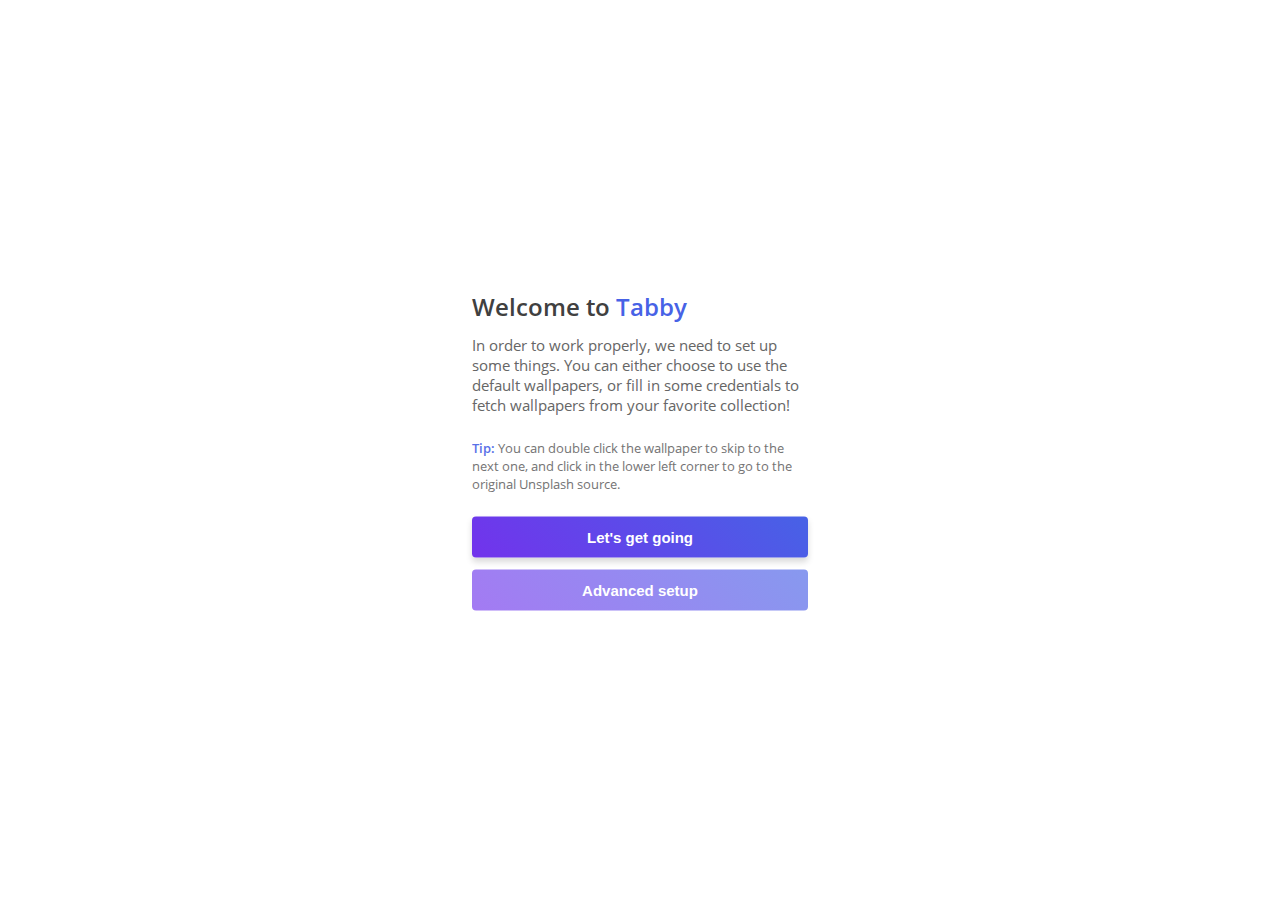
<file: src/index.html>
<!DOCTYPE html>
<html lang="en">
<head>
	<link href="styles/style.css" rel="stylesheet" type="text/css">
	<title>Tabby</title>
</head>
<body>
<div id="background-overlay" class="radial-gradient-effect-black"></div>
<div id="image-background-overlay" class="radial-gradient-effect-black"></div>
<div id="thumbnail-background-overlay" class="radial-gradient-effect-black"></div>

<div id="time-and-date">
	<p id="time"></p>
	<p id="date"></p>
</div>

<p id="link">Source on Unsplash</p>

<div class="hidden" id="dialog-overlay"></div>
<div class="hidden" id="dialog">
	<h1>Welcome to <b>Tabby</b></h1>
	<!-- <p>Tabby is a minimalistic new tab page packed with time, date and a refreshing new wallpaper every minute.</p>-->
	<p>In order to work properly, we need to set up some things. You can either choose to use the default wallpapers, or
		fill in some credentials to fetch wallpapers from your favorite collection!</p>

	<p class="smaller-text"><b>Tip:</b> You can double click the wallpaper to skip to the next one, and click in the lower left corner to go to the original Unsplash source.</p>

	<div class="actions">
		<button class="button" id="use-default-wallpaper">Let's get going</button>
	</div>

	<div class="actions">
		<button class="button alternative" id="use-custom-wallpaper">Advanced setup</button>
	</div>

	<div id="setup-unsplash">
		<p>We need to set-up two things: a collection - which will be used to get images from and an API key to request
			them- and an Access API key which can be requested on <a href="https://unsplash.com/developers">Unsplash</a>.
		</p>
		<label for="collection-id">Unsplash collection ID</label>
		<input id="collection-id" placeholder="Collection ID or URL" spellcheck="false" type="text">
		<label for="api-key">Unsplash Access Key <a target="_blank" href="https://unsplash.com/oauth/applications">(get
			key)</a></label>
		<input id="api-key" placeholder="API key" spellcheck="false" type="text">

		<div class="actions">
			<button class="button" id="get-started">Get Started</button>
		</div>
	</div>
</div>

<script src="resources/wallpapers.js"></script>
<script src="libraries/tinycolorextractor.js"></script>
<script src="scripts/index.js"></script>
</body>
</html>
</file>
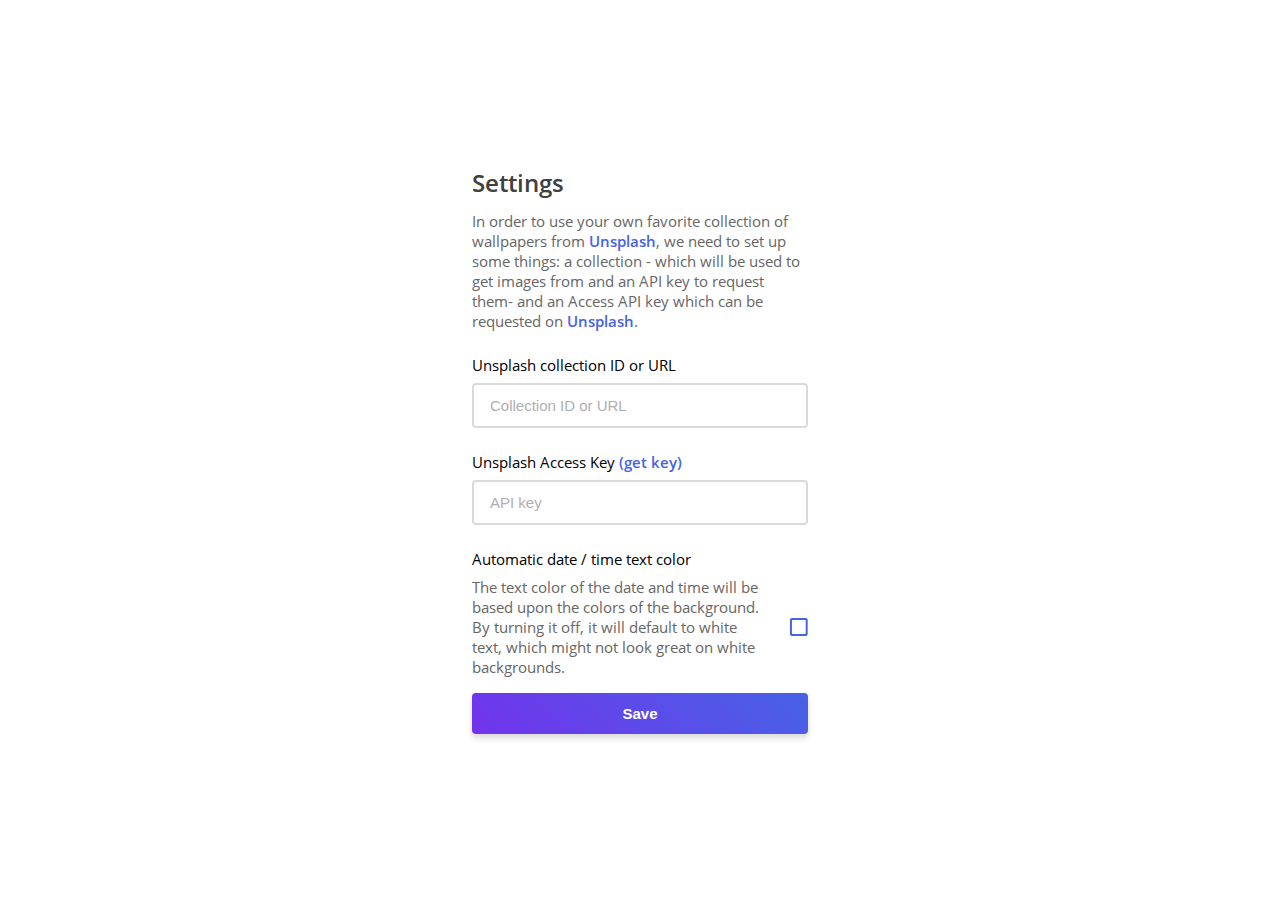
<file: src/options.html>
<!DOCTYPE html>
<html lang="en">
<head>
	<link href="styles/style.css" rel="stylesheet" type="text/css">
	<title>Options</title>
</head>
<body>
<div id="background-overlay" class="radial-gradient-effect-black"></div>
<div id="dialog">
	<div id="settings">
		<h1>Settings</h1>
		<p>In order to use your own favorite collection of wallpapers from <a href="https://unsplash.com">Unsplash</a>, we need to set up some things: a collection - which will be used to get images from and an API key to request them- and an Access API key which can be requested on <a href="https://unsplash.com/developers">Unsplash</a>.</p>

		<label for="collection-id">Unsplash collection ID or URL</label>
		<input id="collection-id" placeholder="Collection ID or URL" spellcheck="false" type="text">
		<label for="api-key">Unsplash Access Key <a target="_blank" href="https://unsplash.com/oauth/applications">(get key)</a></label>
		<input id="api-key" placeholder="API key" spellcheck="false" type="text">

		<label>Automatic date / time text color</label>
		<div id="automatic-date-time-text-color-container">
			<p>The text color of the date and time will be based upon the colors of the background. By turning it off, it will default to white text, which might not look great on white backgrounds.</p>
			<div id="automatic-date-time-text-color" class="checkbox"></div>
		</div>

		<div class="actions">
			<button class="button" id="get-started">Save</button>
		</div>
	</div>
	<div class="hidden" id="saved">
		<svg style="width: 48px" viewBox="0 0 24 24" xmlns="http://www.w3.org/2000/svg"><style>#check {fill: url(#a);}</style><defs><linearGradient id="a" y2="1"><stop stop-color="#7233EC" offset="0"/><stop stop-color="#4762E6" offset="1"/></linearGradient></defs><path d="M0 0h24v24H0V0z" fill="none"/><path d="M9 16.17L5.53 12.7c-.39-.39-1.02-.39-1.41 0-.39.39-.39 1.02 0 1.41l4.18 4.18c.39.39 1.02.39 1.41 0L20.29 7.71c.39-.39.39-1.02 0-1.41-.39-.39-1.02-.39-1.41 0L9 16.17z"/></svg>
		<p>Saved</p>
	</div>
</div>

<script src="resources/wallpapers.js"></script>
<script src="scripts/options.js"></script>
</body>
</html>
</file>
<file: src/styles/style.css>
@font-face {
	font-family: "Open Sans";
	src: url("../fonts/OpenSans-SemiBold.ttf");
	font-weight: 500;
}

@font-face {
	font-family: "Open Sans";
	src: url("../fonts/OpenSans-Regular.ttf");
	font-weight: 400;
}

a {
	color: #4762E6;
	text-decoration: none;
	font-weight: 500;
}

body, html {
	margin: 0;
	padding: 0;
	background: no-repeat fixed center;
	background-size: cover;
	font-family: 'Open Sans', sans-serif !important;
}

body {
	background-color: white;
}

#background-overlay, #image-background-overlay, #thumbnail-background-overlay {
	position: fixed;
	top: 0;
	left: 0;
	width: 100%;
	height: 100%;
}

.radial-gradient-effect-black {
	background: -moz-radial-gradient(center, ellipse cover, rgba(0, 0, 0, 0.3) 0%, rgba(0, 0, 0, 0) 100%);
	background: -webkit-radial-gradient(center, ellipse cover, rgba(0, 0, 0, 0.3) 0%, rgba(0, 0, 0, 0) 100%);
	background: radial-gradient(ellipse at center, rgba(0, 0, 0, 0.3) 0%, rgba(0, 0, 0, 0) 100%);
}

.radial-gradient-effect-white {
	background: -moz-radial-gradient(center, ellipse cover, rgba(255, 255, 255, 0.3) 0%, rgba(255, 255, 255, 0) 100%);
	background: -webkit-radial-gradient(center, ellipse cover, rgba(255, 255, 255, 0.3) 0%, rgba(255, 255, 255, 0) 100%);
	background: radial-gradient(ellipse at center, rgba(255, 255, 255, 0.3) 0%, rgba(255, 255, 255, 0) 100%);
}

#image-background-overlay, #thumbnail-background-overlay, #background-overlay {
	background: no-repeat fixed center;
	background-size: cover;
}

#thumbnail-background-overlay {
	z-index: 100;
}

#image-background-overlay {
	z-index: 101;
}

#background-overlay.blur, #image-background-overlay.blur {
	filter: blur(3px);
}

#background-overlay {
	z-index: 102;
}

#time-and-date {
	z-index: 103;
}

#link {
	z-index: 104;
}

p {
	font-weight: 500;
	margin: 0;
	color: #FCFCFC;
}

#time-and-date {
	position: fixed;
	top: 50%;
	left: 50%;
	text-align: center;
	-webkit-user-select: none;
	-moz-user-select: none;
	user-select: none;
	transform: translate(-50%, -50%);
}

#time-and-date > #time {
	margin-top: 15px;
	font-size: 120px;
}

#time-and-date > #date {
	margin-top: -15px;
	font-size: 22px;
	opacity: 0.7;
}

#link {
	position: fixed;
	bottom: 0;
	left: 0;
	padding: 16px;
	background-color: transparent;
	color: transparent;
	cursor: pointer;
	border-top-right-radius: 10px;
	transition: all 0.2s;
}

#link:hover {
	background-color: #4762E6;
	background: -webkit-linear-gradient(45deg, #7233EC, #4762E6);
	background: linear-gradient(45deg, #7233EC, #4762E6);
	color: white;
}

#dialog-overlay {
	position: absolute;
	width: 100%;
	height: 100%;
	background-color: rgba(0, 0, 0, 0.54);
	z-index: 103;
}

#dialog {
	max-width: 400px;
	width: 80%;
	padding: 32px;
	-webkit-box-sizing: border-box;
	-moz-box-sizing: border-box;
	box-sizing: border-box;
	background-color: white;
	-webkit-border-radius: 8px;
	-moz-border-radius: 8px;
	border-radius: 8px;
	z-index: 104;
	position: absolute;
	top: 50%;
	left: 50%;
	-webkit-transform: translate(-50%, -50%);
	-moz-transform: translate(-50%, -50%);
	transform: translate(-50%, -50%);
	display: flex;
	flex-direction: column;
}

#dialog h1 {
	margin: 0 0 12px 0;
	font-size: 24px;
	font-weight: 500;
	color: #404040;
}

#dialog h1 b {
	color: #4762E6;
}

#dialog p {
	color: #666666;
	font-weight: 400;
	font-size: 15px;
	margin-bottom: 24px;
}

#dialog input {
	border-radius: 4px;
	display: block;
	width: 100%;
	font-size: 15px;
	padding: 12px 16px;
	margin-bottom: 24px;
	box-sizing: border-box;
	outline: 1px solid transparent;
	border: 2px solid #DADADA;
}

#dialog input::placeholder {
	color: #AFAFAF;
}

#dialog input:active, #dialog input:focus {
	border: 2px solid #4762E6;
	-webkit-transition: 0.25s border;
	-moz-transition: 0.25s border;
	transition: 0.25s border;
}

#dialog label {
	font-size: 15px;
	margin-bottom: 8px;
	display: block;
}

.actions {
	display: flex;
}

.smaller-text {
	opacity: 0.90;
	font-size: 13px !important;
}

.smaller-text > b {
	color: #4762E6;
}

.button {
	border: none;
	padding: 12px 16px;
	font-size: 15px;
	color: white;
	cursor: pointer;
	font-weight: 600;
	outline: none;
	border-radius: 4px;
	background: #4762E6;
	background: -webkit-linear-gradient(45deg, #7233EC, #4762E6);
	background: linear-gradient(45deg, #7233EC, #4762E6);
	box-shadow: 0 4px 6px 0 hsla(0, 0%, 0%, 0.15);
}

.button.alternative {
	margin-top: 12px;
	background: #4762E6;
	background: -webkit-linear-gradient(45deg, rgba(114, 51, 236, 0.65), rgba(71, 98, 230, 0.65));
	background: linear-gradient(45deg, rgba(114, 51, 236, 0.65), rgba(71, 98, 230, 0.65));
	box-shadow: none;
}

.actions > .button {
	padding: 12px;
	width: 100%;
}

#setup-unsplash {
	display: none;
	margin-top: 16px;
}

#saved {
	margin-top: 48px;
	text-align: center;
}

#saved > p {
	margin-top: 8px;
	font-size: 20px;
}

@media (max-width: 1920px) {
	#time-and-date > #time {
		font-size: 90px;
	}

	#time-and-date > #date {
		font-size: 18px;
	}
}

.hidden {
	display: none !important;
}

.checkbox {
	background-size: 24px;
	cursor: pointer;
	height: 24px;
	transition: all 0.3s;
	-webkit-transition: all 0.3s;
	width: 24px;
	-webkit-background-size: 24px;
	background-repeat: no-repeat;
	background-image: url("../images/checkbox-unchecked.svg");
}

.checkbox.checked {
	background-image: url("../images/checkbox-checked.svg");
}

.checkbox.unchecked {
}

#automatic-date-time-text-color-container {
	display: flex;
}

#automatic-date-time-text-color-container > p {
	width: fit-content;
	margin-bottom: 0;
	padding-bottom: 16px;
}

#automatic-date-time-text-color-container > .checkbox {
	align-self: center;
	margin-left: 16px;
	padding-bottom: 16px;
}
</file>
